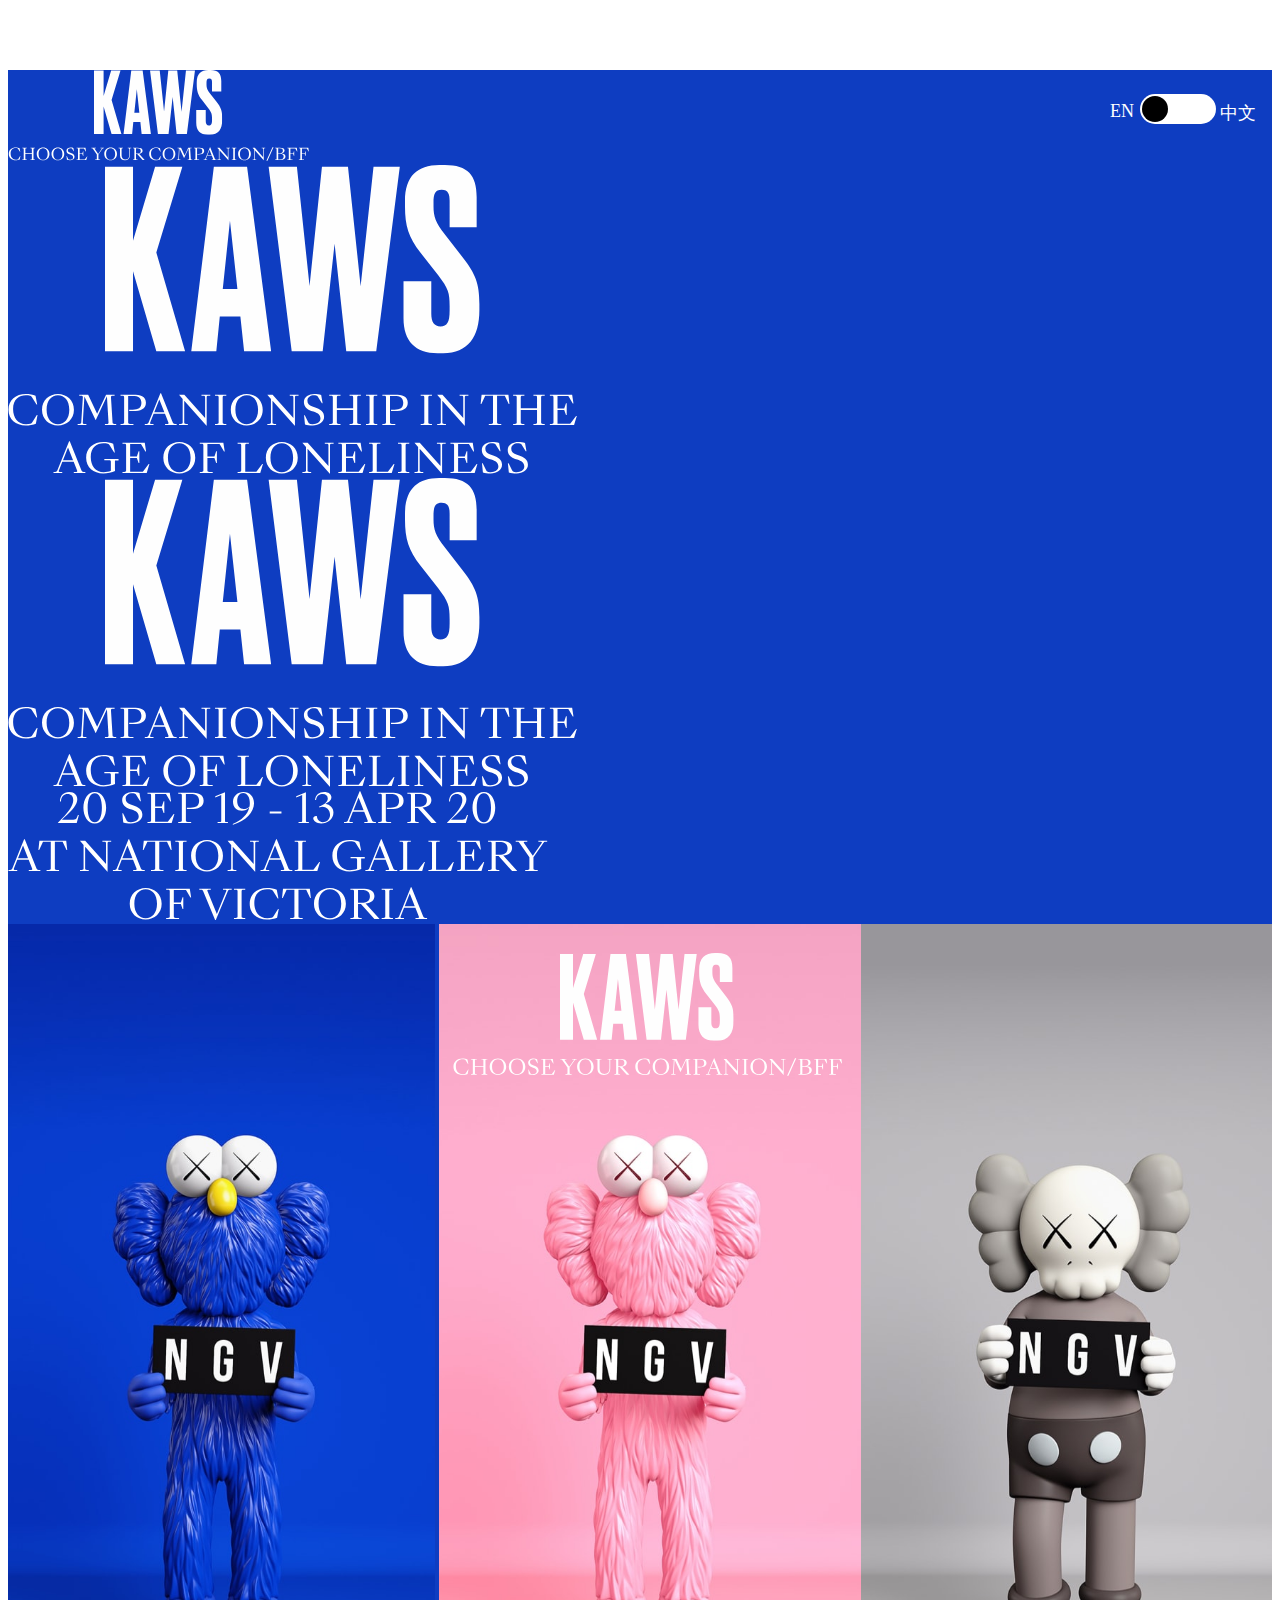
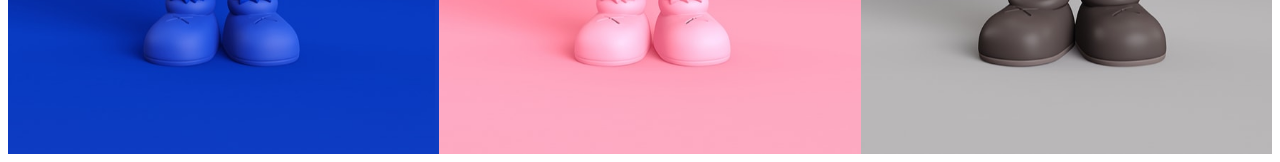
<file: index.html>
<!DOCTYPE html>
<html lang="en">

<head>
    <meta charset="UTF-8">
    <meta name="viewport" content="width=device-width, initial-scale=1.0">
    <meta http-equiv="X-UA-Compatible" content="ie=edge">
    <title>KAWS</title>
    <link rel="stylesheet" href="https://necolas.github.io/normalize.css/latest/normalize.css">
    <link rel="stylesheet" href="css/style.css">
    <script src="https://code.jquery.com/jquery-2.2.4.min.js" integrity="sha256-BbhdlvQf/xTY9gja0Dq3HiwQF8LaCRTXxZKRutelT44="
        crossorigin="anonymous"></script>
</head>

<body>
    <div class="main-site-header"></div>

    <div class="main-content" id="main">

        <div class="lang-switch show">
            <p>EN</p>
            <input id="language" type="checkbox">
            <label for="language">Select</label>
            <p>中文</p>
        </div>

        <div class="landing-masthead-mobile show">
            <div class="en show"><img src="./images/KAWS-masthead-mobile.svg"></div>
            <div class="ch"><img src="./images/KAWS-masthead-mobile-ch.svg"></div>
        </div>
        <!-- 添加 background-position 动画效果，添加在previews的背景上。 -->
        <!-- <div class="landing-masthead">
            <div class="en show"><img src="./images/KAWS-masthead.svg"></div>
            <div class="ch"><img src="./images/KAWS-masthead-ch.svg"></div>
        </div> -->

        <div class="landing-masthead-mobile-open">
            <div class="en show"><img src="./images/KAWS.svg"></div>
            <div class="ch"><img src="./images/KAWS-ch.svg"></div>
        </div>

        <div class="landing-masthead-open">
            <div class="features">
                <div class="feature">
                    <div class="center-align en show">
                        <img src="./images/KAWS.svg">
                    </div>
                    <div class="center-align ch">
                        <img src="./images/KAWS-ch.svg">
                    </div>
                </div>
                <div class="feature">
                    <div class="center-align en show">
                        <img src="./images/KAWS-dates.svg">
                    </div>
                    <div class="center-align ch">
                        <img src="./images/KAWS-dates-ch.svg">
                    </div>
                </div>
            </div>
            <button id="scroll" class="scroll cd-text-replace">Scroll</button>
        </div>

        <a class="close-trigger" href="#primary-nav"></a>

        <div class="projects-container">
            <ul class="projects-previews landing-masthead">
                <li><a id="bff-blue" href="#bff-blue"></a></li>
                <li><a id="bff-pink" href="#bff-pink"></a></li>
                <li><a id="companion" href="#companion"></a></li>
            </ul>
            <ul class="projects">
                <li>
                    <div class="preview-image"></div>
                </li>
                <li>
                    <div class="preview-image"></div>
                </li>
                <li>
                    <div class="preview-image"></div>
                </li>
            </ul>
        </div>

        <div id="exhi-content" class="project-content">

            <section class="rd-section" data-section-label="hero-image-left">
                <div class="inside">
                    <a href="#" class="features">
                        <div class="feature rd-hero__thumbnail"
                            data-img-src="https://www.ngv.vic.gov.au/wp-content/uploads/2019/09/KAWS-DS.jpg" role="img"
                            style="background-image: url(&quot;https://www.ngv.vic.gov.au/wp-content/uploads/2019/09/KAWS-DS.jpg&quot;);">
                        </div>

                        <div class="feature rd-hero__meta">
                            <div class="rd-padding">
                                <div class="rd-hero__title">
                                    <div class="en show">NGV design store</div>
                                    <div class="ch">NGV设计品商店</div>
                                </div>
                                <div class="rd-hero__cta">
                                    <span class="en show">Shop now</span>
                                    <span class="ch">立即购买</span>
                                    <i class="fa fa-angle-right"></i>
                                </div>
                            </div>
                        </div>

                    </a>
                </div>
            </section>
            <section class="rd-section" data-section-label="hero-image-left">
                <div class="inside">
                    <a class="features" href="#">
                        <div class="feature rd-hero__thumbnail" data-img-src="https://content.ngv.vic.gov.au/col-images/api/EXHI051800/1280"
                            role="img"
                            style="background-image: url(&quot;https://content.ngv.vic.gov.au/col-images/api/EXHI051800/1280&quot;);"></div>

                        <div class="feature rd-hero__meta">
                            <div class="rd-padding">
                                <span class="rd-hero__title ">KAWS: PLAYTIME</span>
                                <span class="rd-hero__text">
                                    <p><span class="en show">NGV presents <em>KAWS: PLAYTIME</em> a participatory exhibition made especially
                                            for young visitors to the NGV. </span><span class="ch">NGV推出的《KAWS:
                                            PLAYTIME》是专为来访NGV的小朋友们设计的互动式展览。这一壮观的艺术装置的主题是KAWS创造的最佳好友（BFF），它有蓝色皮毛，能提供丰富的感官体验，墙纸上有KAWS画的BFF，此外还有大规模的放映。我们热情邀请孩子们去探索不同的空间、依偎在舒适的角落里、或参与有关BFF和友谊的活动。</span>
                                    </p>
                                </span>
                            </div>
                        </div>

                    </a>
                </div>
            </section>
        </div>
    </div>

    <script src="./main.js"></script>
</body>

</html>
</file>
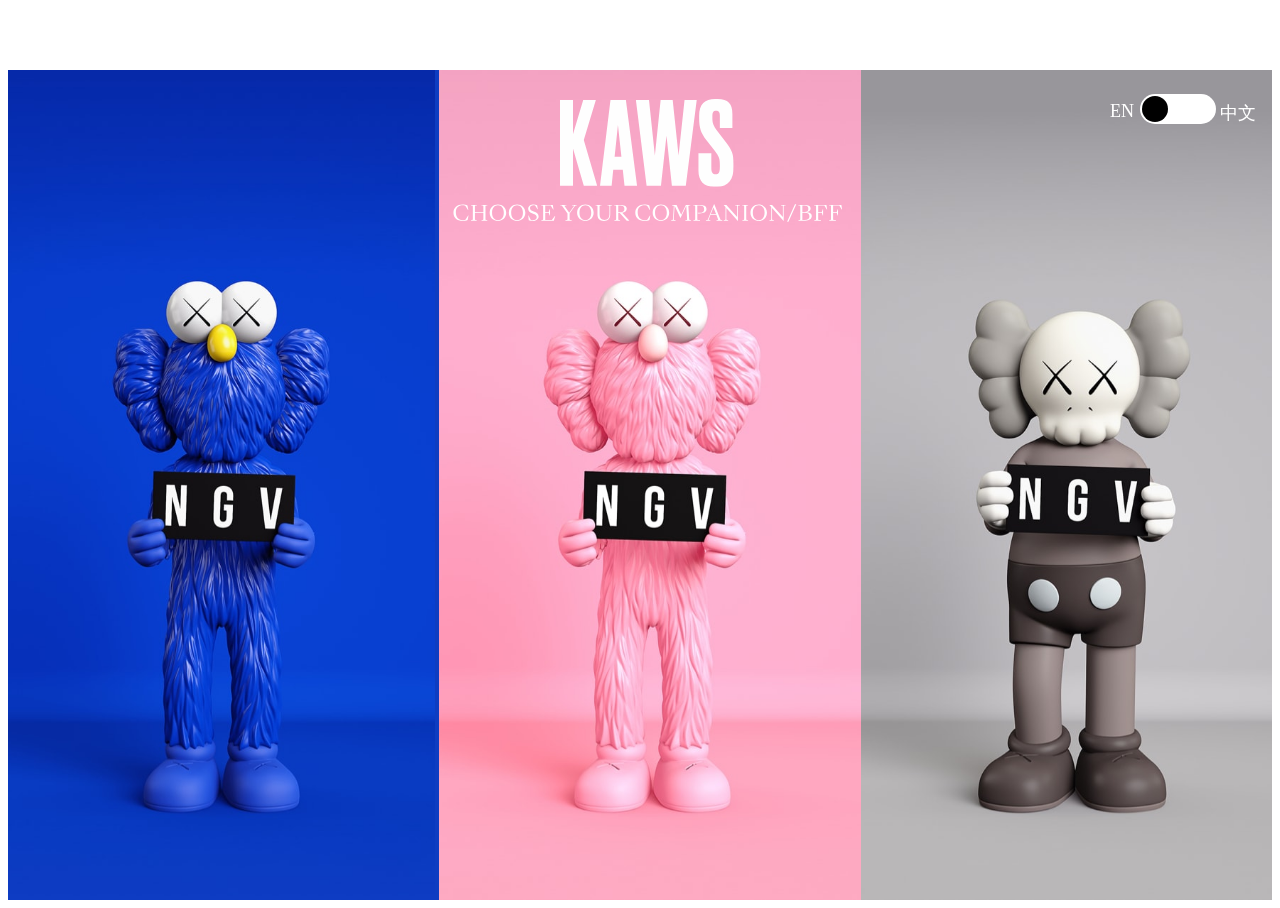
<file: new.html>
<!DOCTYPE html>
<html lang="en">

<head>
    <meta charset="UTF-8">
    <meta name="viewport" content="width=device-width, initial-scale=1.0">
    <meta http-equiv="X-UA-Compatible" content="ie=edge">
    <title>KAWS</title>
    <link rel="stylesheet" href="https://necolas.github.io/normalize.css/latest/normalize.css">
    <link rel="stylesheet" href="css/style.css">
    <script src="https://code.jquery.com/jquery-2.2.4.min.js" integrity="sha256-BbhdlvQf/xTY9gja0Dq3HiwQF8LaCRTXxZKRutelT44="
        crossorigin="anonymous"></script>
</head>

<body>
    <div class="main-site-header"></div>

    <div class="main-content" id="main">

        <div class="lang-switch show">
            <p>EN</p>
            <input id="language" type="checkbox">
            <label for="language">Select</label>
            <p>中文</p>
        </div>

        <div class="masthead-mobile show">
            <div class="en show"><img src="./images/KAWS-masthead-mobile.svg"></div>
            <div class="ch"><img src="./images/KAWS-masthead-mobile-ch.svg"></div>
        </div>
        <!-- 添加 background-position 动画效果-->
        <!-- <div class="masthead">
            <div class="en show"><img src="./images/KAWS-masthead.svg"></div>
            <div class="ch"><img src="./images/KAWS-masthead-ch.svg"></div>
        </div> -->

        <div class="masthead-open-mobile">
            <div class="en show"><img src="./images/KAWS.svg"></div>
            <div class="ch"><img src="./images/KAWS-ch.svg"></div>
        </div>

        <div class="masthead-open">
            <div class="features">
                <div class="feature">
                    <div class="center-align en show">
                        <img src="./images/KAWS.svg">
                    </div>
                    <div class="center-align ch">
                        <img src="./images/KAWS-ch.svg">
                    </div>
                </div>
                <div class="feature">
                    <div class="center-align en show">
                        <img src="./images/KAWS-dates.svg">
                    </div>
                    <div class="center-align ch">
                        <img src="./images/KAWS-dates-ch.svg">
                    </div>
                </div>
            </div>
            <button id="scroll" class="scroll cd-text-replace">Scroll</button>
        </div>

        <a class="close-trigger" href="#primary-nav"></a>

        <div class="projects-container">
            <ul class="projects-previews landing-masthead">
                <li><a id="bff-blue" href="#bff-blue"></a></li>
                <li><a id="bff-pink" href="#bff-pink"></a></li>
                <li><a id="companion" href="#companion"></a></li>
            </ul>
            <ul class="projects">
                <li>
                    <div class="preview-image"></div>
                </li>
                <li>
                    <div class="preview-image"></div>
                </li>
                <li>
                    <div class="preview-image"></div>
                </li>
            </ul>
        </div>

        <div id="exhi-content" class="project-content">

            <section class="rd-section" data-section-label="hero-image-left">
                <div class="inside">
                    <a href="#" class="features">
                        <div class="feature rd-hero__thumbnail"
                            data-img-src="https://www.ngv.vic.gov.au/wp-content/uploads/2019/09/KAWS-DS.jpg" role="img"
                            style="background-image: url(&quot;https://www.ngv.vic.gov.au/wp-content/uploads/2019/09/KAWS-DS.jpg&quot;);">
                        </div>

                        <div class="feature rd-hero__meta">
                            <div class="rd-padding">
                                <div class="rd-hero__title">
                                    <div class="en show">NGV design store</div>
                                    <div class="ch">NGV设计品商店</div>
                                </div>
                                <div class="rd-hero__cta">
                                    <span class="en show">Shop now</span>
                                    <span class="ch">立即购买</span>
                                    <i class="fa fa-angle-right"></i>
                                </div>
                            </div>
                        </div>

                    </a>
                </div>
            </section>
            <section class="rd-section" data-section-label="hero-image-left">
                <div class="inside">
                    <a class="features" href="#">
                        <div class="feature rd-hero__thumbnail" data-img-src="https://content.ngv.vic.gov.au/col-images/api/EXHI051800/1280"
                            role="img"
                            style="background-image: url(&quot;https://content.ngv.vic.gov.au/col-images/api/EXHI051800/1280&quot;);"></div>

                        <div class="feature rd-hero__meta">
                            <div class="rd-padding">
                                <span class="rd-hero__title ">KAWS: PLAYTIME</span>
                                <span class="rd-hero__text">
                                    <p><span class="en show">NGV presents <em>KAWS: PLAYTIME</em> a participatory exhibition made especially
                                            for young visitors to the NGV. </span><span class="ch">NGV推出的《KAWS:
                                            PLAYTIME》是专为来访NGV的小朋友们设计的互动式展览。这一壮观的艺术装置的主题是KAWS创造的最佳好友（BFF），它有蓝色皮毛，能提供丰富的感官体验，墙纸上有KAWS画的BFF，此外还有大规模的放映。我们热情邀请孩子们去探索不同的空间、依偎在舒适的角落里、或参与有关BFF和友谊的活动。</span>
                                    </p>
                                </span>
                            </div>
                        </div>

                    </a>
                </div>
            </section>
        </div>
    </div>

    <script src="./kaws.js"></script>
</body>

</html>
</file>
<file: css/style.css>
@charset "UTF-8";
/*normalize, postcss(prefix for transition...)*/
/* 默认layout s-md
需要配置 @media xs 和 @media lg 的样式
*/
@keyframes cd-translate {
  0% {
    transform: translateX(-50%) scale(1);
  }
  50% {
    transform: translateY(10px) translateX(-50%) scale(1);
  }
  100% {
    transform: translateX(-50%) scale(1);
  }
}
/* 页面总体布局 */
.main-site-header {
  position: fixed;
  top: 0px;
  width: 100%;
  height: 70px;
  background-color: rgba(255, 255, 255, 0.8);
  transition: background-color 0.4s ease;
  z-index: 10000;
  opacity: 0.6;
}

/* 多语言显示控制 */
.en,
.ch {
  display: none !important;
}

.en.show,
.ch.show {
  display: block !important;
}

/* 切换语言 checkbox 自定义样式 */
.lang-switch {
  position: absolute;
  transition: all 0.5s;
}
.lang-switch p {
  position: absolute;
  font-size: 14px;
  color: #fff;
  margin: 0;
}
.lang-switch p:first-of-type {
  left: -25px;
  top: 21px;
}
.lang-switch p:last-of-type {
  top: 21px;
  right: -34px;
}
.lang-switch input {
  position: absolute !important;
  width: 0;
  height: 0;
  overflow: hidden;
  visibility: hidden;
  bottom: 0;
}
.lang-switch input + label {
  position: relative;
  display: inline-block;
  width: 45px;
  height: 23px;
  border-radius: 22px;
  font-size: 0;
  color: transparent;
  cursor: pointer;
  background-color: #fff;
  transition: background-color 500ms ease;
}
.lang-switch input + label:after {
  content: "";
  position: absolute;
  top: 2px;
  right: 23px;
  display: block;
  width: 20px;
  height: 20px;
  border-radius: 50%;
  background-color: #000;
  transition: right 500ms ease, background-color 500ms ease, box-shadow 500ms ease;
}
.lang-switch input:checked + label {
  background-color: #E2E2E2;
}
.lang-switch input:checked + label:after {
  right: 2px;
}
@media screen and (min-width: 992px) {
  .lang-switch p {
    font-size: 18px;
  }
  .lang-switch p:first-of-type {
    left: -30px;
  }
  .lang-switch p:last-of-type {
    right: -40px;
  }
  .lang-switch input + label {
    width: 76px;
    height: 30px;
  }
  .lang-switch input + label:after {
    width: 26px;
    height: 26px;
    left: 2px;
  }
  .lang-switch input:checked + label:after {
    left: 48px;
  }
}

.rd-section {
  color: #fff;
  background-color: rgba(255, 255, 255, 0.1);
  border: 3px solid #fff;
  max-width: 1420px;
  margin: 0 auto;
  margin-bottom: 30px;
}
.rd-section a {
  color: #fff;
  text-decoration: none;
}
.rd-section a.rd-hero:hover .rd-hero__title {
  transform: translateY(-10px);
}
.rd-section a.rd-hero:hover .rd-hero__text {
  transform: translateY(-10px);
}
.rd-section .features .feature {
  position: relative;
  text-align: center;
  box-sizing: border-box;
}
.rd-section .features .feature.rd-hero__thumbnail {
  width: 100%;
  padding-top: 100%;
  background-position: 50% 50%;
  background-size: cover;
}
.rd-section .features .feature.rd-hero__thumbnail:before {
  content: "";
  position: absolute;
  top: 0;
  left: 0;
  width: 100%;
  height: 100%;
  animation: imgLoader 1.5s linear infinite;
  opacity: 0;
  transition: opacity 0.7s ease;
}
.rd-section .features .feature.rd-hero__meta .rd-padding {
  padding: 30px;
}
.rd-section .features .feature.rd-hero__meta .rd-hero__title {
  font-size: calc(28px + 7 * (100vw - 320px) / 1040);
  margin-bottom: 20px;
  transition: 0.3s ease;
}
.rd-section .features .feature.rd-hero__meta .rd-hero__text {
  transition: 0.3s ease;
}
.rd-section .features .feature.rd-hero__meta .rd-hero__cta {
  font-size: calc(16px + 2 * (100vw - 320px) / 1040);
}
.rd-section .features .feature.rd-hero__meta .rd-hero__cta .fa {
  transition: 0.3s ease;
  transform: translateX(0);
}
.rd-section .features .feature.rd-hero__meta .rd-hero__cta .fa:before {
  content: "";
}
@media screen and (min-width: 768px) {
  .rd-section .features {
    display: flex;
    align-items: stretch;
  }
  .rd-section .features .feature {
    flex: 1;
  }
  .rd-section .features .feature.rd-hero__thumbnail {
    width: 50%;
    padding-top: 30%;
  }
  .rd-section .features .feature.rd-hero__meta {
    padding-top: 30px;
  }
}

@keyframes imgLoader {
  0%, 100% {
    background-color: #efefef;
  }
  50% {
    background-color: #dedede;
  }
}
.main-content {
  position: relative;
  min-width: 400px;
  margin-top: 70px;
  padding-top: 100px;
  background-color: #0E3DC1;
  transition: background-color 0.7s;
}
@media screen and (min-width: 992px) {
  .main-content {
    padding-top: 0;
  }
}
.main-content .lang-switch {
  display: none;
  opacity: 0;
  position: absolute;
  top: 10px;
  right: 3.5em;
  z-index: 999;
}
.main-content .lang-switch.show {
  display: block;
  opacity: 1;
}
@media screen and (max-width: 480px) {
  .main-content .lang-switch {
    top: 0;
    left: 50%;
    right: auto;
    transform: translateX(-50%);
  }
}
.main-content .close-trigger {
  display: none;
  opacity: 0;
  position: absolute;
  top: 30px;
  right: 24px;
  width: 52px;
  height: 52px;
  border-radius: 50%;
  transition: opacity 0.5s;
  background-color: transparent !important;
  background-image: url(../images/close.svg);
  background-repeat: no-repeat;
  background-position: center;
  z-index: 100;
}
@media screen and (max-width: 480px) {
  .main-content .close-trigger {
    width: 32px;
    height: 32px;
    top: 30px;
  }
}
.main-content .close-trigger.show {
  display: block;
  opacity: 1;
  transition: all 0.5s;
}
.main-content .close-trigger.show:hover {
  transform: scale(1.2);
  transition: transform 0.3s;
}
.main-content .masthead-mobile {
  display: none;
  position: absolute;
  top: 30px;
  width: 100%;
  text-align: center;
  opacity: 0;
  z-index: 99;
  transition: all 0.5s;
}
.main-content .masthead-mobile.show {
  display: block;
  opacity: 1;
}
.main-content .masthead-mobile img {
  height: 100px;
}
@media screen and (max-width: 480px) {
  .main-content .masthead-mobile {
    top: 50px;
  }
  .main-content .masthead-mobile img {
    height: 70px;
  }
}
@media screen and (min-width: 992px) {
  .main-content .masthead-mobile {
    display: none !important;
  }
}
.main-content .masthead-open-mobile {
  display: none;
  position: absolute;
  top: 30px;
  left: 50%;
  z-index: 99;
  transform: translateX(-50%);
}
.main-content .masthead-open-mobile img {
  height: 150px;
}
@media screen and (max-width: 480px) {
  .main-content .masthead-open-mobile img {
    height: 130px;
  }
}
@media screen and (min-width: 992px) {
  .main-content .masthead-open-mobile {
    display: none !important;
  }
}
.main-content .masthead-open {
  display: none;
  position: absolute;
  top: 0;
  z-index: 9;
  text-align: center;
  width: 100%;
}
@media screen and (max-width: 992px) {
  .main-content .masthead-open {
    display: none !important;
  }
}
.main-content .masthead-open .features {
  display: flex;
  height: calc(100vh - 70px);
}
.main-content .masthead-open .features .feature {
  width: 50%;
  height: calc(100vh - 70px);
}
.main-content .masthead-open .features .feature .center-align {
  position: relative;
  top: 50%;
  transform: translateY(-50%);
}
.main-content .masthead-open .features .feature .center-align img {
  width: 100%;
  max-height: 120px;
}
.main-content .masthead-open .features .feature:first-of-type .center-align {
  padding: 0 9em 0 3em;
}
.main-content .masthead-open .features .feature:first-of-type .center-align img {
  max-height: 120px;
}
.main-content .masthead-open .features .feature:last-of-type .center-align {
  padding: 0 3em 0 9em;
}
.main-content .masthead-open .features .feature:last-of-type .center-align img {
  max-height: 130px;
}
@media screen and (min-height: 992px) {
  .main-content .masthead-open .features .feature:first-of-type .center-align img {
    max-height: 300px;
  }
}
.main-content .scroll {
  display: none;
  color: transparent;
  visibility: hidden;
  position: absolute;
  left: 50%;
  bottom: 40px;
  width: 44px;
  height: 44px;
  z-index: 2;
  /* rest button default style */
  cursor: pointer;
  border: none;
  background: url("../images/down-arrow.svg") no-repeat center center;
  transform: translateX(-50%) scale(0);
  transition: transform 0.3s 0s, visibility 0s 0.3s;
}
@media only screen and (min-width: 992px) {
  .main-content .scroll {
    display: block;
  }
}
.main-content .scroll.show {
  visibility: visible;
  transform: translateX(-50%) scale(1);
  transition: transform 0.4s 0s, visibility 0s 0s;
  animation: cd-translate 1.2s 0.8s;
  animation-iteration-count: 2;
}
.main-content .scroll.show:hover {
  transform: translateX(-50%) scale(1.2);
}
.main-content .scroll:focus {
  outline: none;
}
.main-content .projects-container {
  position: relative;
  overflow-x: hidden;
  z-index: 2;
}
.main-content .projects-container .projects-previews {
  position: relative;
  width: 100vw;
  height: calc(100vh - 170px);
  margin: 0;
  padding: 0;
  z-index: 2;
}
.main-content .projects-container .projects-previews.landing-masthead {
  opacity: 1;
  transition: all 1s;
  background-image: url(../images/KAWS-masthead.svg);
  background-size: cover;
  background-position: top center;
}
.main-content .projects-container .projects-previews.landing-masthead.chinese {
  background-image: url(../images/KAWS-masthead-ch.svg);
}
@media screen and (max-width: 992px) {
  .main-content .projects-container .projects-previews.landing-masthead {
    background-image: none;
  }
  .main-content .projects-container .projects-previews.landing-masthead.chinese {
    background-image: none;
  }
}
@media screen and (min-width: 992px) {
  .main-content .projects-container .projects-previews {
    height: calc(100vh - 70px);
  }
}
.main-content .projects-container .projects-previews li {
  width: 100%;
  height: calc(100% / 3);
  overflow: hidden;
  opacity: 1;
  transform: translateZ(1px);
  transition: transform 0.5s;
  /* Force Hardware Acceleration */
  backface-visibility: hidden;
}
@media screen and (min-width: 992px) {
  .main-content .projects-container .projects-previews li {
    width: calc(100% / 3);
    height: 100%;
    float: left;
  }
}
.main-content .projects-container .projects-previews li.selected {
  opacity: 1;
  /* move selected project preview out of the viewport with no transition */
  transform: translateX(0%);
  transition: transform 0s;
}
.main-content .projects-container .projects-previews li.slide-out {
  opacity: 0;
  transform: translateX(0%);
}
.main-content .projects-container .projects-previews .bg-loaded a {
  opacity: 1;
}
.main-content .projects-container .projects-previews a {
  display: block;
  width: 100%;
  height: calc(100vh - 70px);
  opacity: 0;
  /* fixes a bug on projects caption width */
  transform: translateY(0%);
  transition: opacity 0.5s;
}
.main-content .projects-container.project-open .projects-previews {
  pointer-events: none;
}
.main-content .projects-container .projects {
  position: absolute;
  top: 0;
  left: 0;
  width: 100vw;
  height: calc(100vh - 170px);
  margin: 0;
  padding: 0;
  z-index: 1;
}
.main-content .projects-container .projects li {
  position: relative;
  width: 100%;
  height: 33.3333333333%;
  overflow: hidden;
  opacity: 1;
  z-index: 9;
  transition: opacity 0.5s;
  transition: height 0.7s;
}
.main-content .projects-container .projects li.selected {
  height: 100%;
  opacity: 1;
  z-index: 10;
  transition: all 0.7s;
}
.main-content .projects-container .projects li.turn-off {
  height: 0;
  transition: all 0.7s;
}
.main-content .projects-container .projects li .preview-image {
  display: block;
  height: 100%;
  background-image: url(../images/BFF_blue_mobile.jpg);
  background-position: 50% 0;
  background-size: cover;
  transition: transform 0.7s;
}
.main-content .projects-container .projects li:nth-of-type(2) .preview-image {
  background-image: url(../images/BFF_pink_mobile.jpg);
}
.main-content .projects-container .projects li:nth-of-type(3) .preview-image {
  background-image: url(../images/Companion_mobile.jpg);
}
@media screen and (min-width: 992px) {
  .main-content .projects-container .projects {
    height: calc(100vh - 70px);
  }
  .main-content .projects-container .projects li {
    position: absolute;
    width: calc(100%/3);
    height: 100% !important;
    transition: width 0.7s;
  }
  .main-content .projects-container .projects li:nth-of-type(2) {
    left: 50%;
    transform: translateX(-49%);
  }
  .main-content .projects-container .projects li:nth-of-type(3) {
    right: 0 !important;
    left: auto;
  }
  .main-content .projects-container .projects li .preview-image {
    background-image: url(../images/BFF_blue.jpg);
    background-position: 50% 100%;
  }
  .main-content .projects-container .projects li:nth-of-type(2) .preview-image {
    background-image: url(../images/BFF_pink.jpg);
  }
  .main-content .projects-container .projects li:nth-of-type(3) .preview-image {
    background-image: url(../images/Companion.jpg);
  }
  .main-content .projects-container .projects li.selected {
    width: 100%;
    transition: width 0.7s;
  }
}
.main-content .project-content {
  display: none;
  padding-left: calc(20px + 10 * (100vw - 320px) / 1040);
  padding-right: calc(20px + 10 * (100vw - 320px) / 1040);
  padding-bottom: 30px;
}
.main-content .project-content.show {
  display: block;
}

.blue {
  background: #062ba4;
  background: linear-gradient(0deg, #062ba4 0%, #0a3bc3 100%);
}

.blue .button,
.blue a.link {
  color: #062ba4 !important;
}

.pink {
  background: #ff90a9;
  background: linear-gradient(0deg, #ff90a9 0%, #fea9c2 100%);
}

.pink .button,
.pink a.link {
  color: #ff90a9 !important;
}

.grey {
  background: #afafaf;
  background: linear-gradient(0deg, #afafaf 0%, #b9b8b8 100%);
}

.grey .button,
.grey a.link {
  color: #afafaf !important;
}

.masthead {
  display: block;
  position: absolute;
  display: block;
  top: 60px;
  left: 50%;
  transform: translateX(-50%);
  width: 300px;
  max-height: 200px;
  z-index: 9999999;
  translate: all 0.7s;
}
.masthead img {
  width: 100%;
}

/*# sourceMappingURL=style.css.map */
</file>
